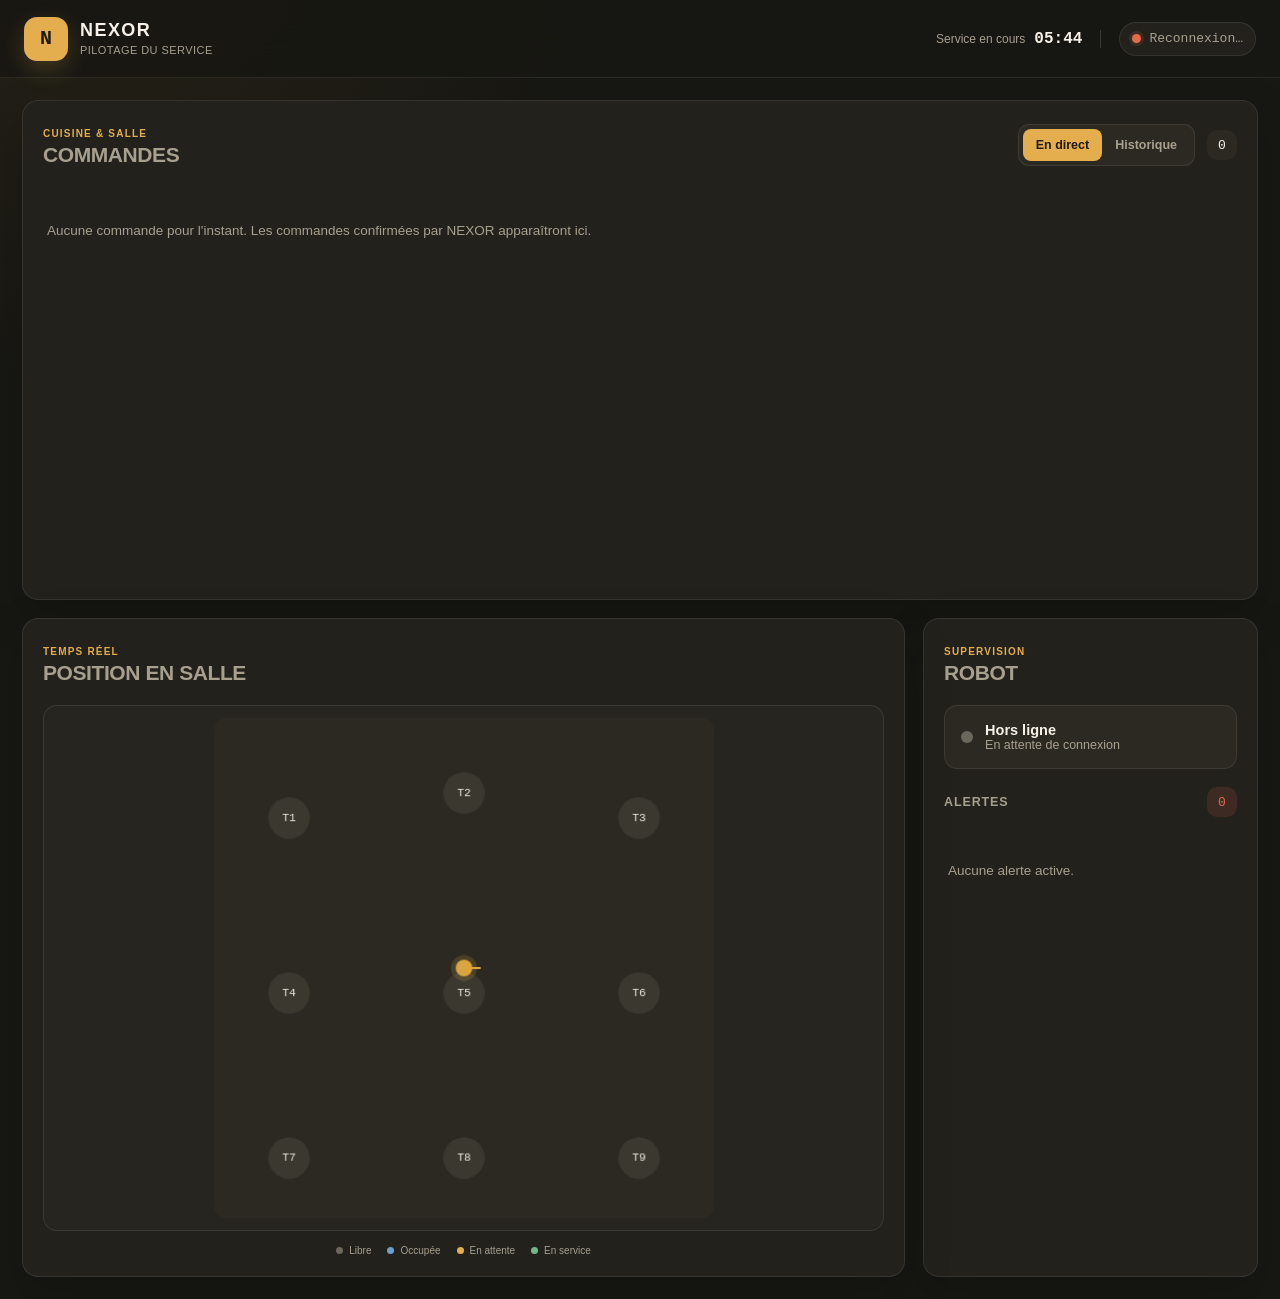
<file: application/ui/index.html>
<!DOCTYPE html>
<html lang="fr">

<head>
  <meta charset="UTF-8">
  <meta name="viewport" content="width=device-width, initial-scale=1.0, maximum-scale=1">
  <title>NEXOR · Poste staff</title>
  <link rel="stylesheet" href="style.css">
</head>

<body>

  <header class="topbar">
    <div class="brand">
      <span class="brand-mark">N</span>
      <div class="brand-text">
        <span class="brand-name">NEXOR</span>
        <span class="brand-sub">Pilotage du service</span>
      </div>
    </div>
    <div class="topbar-service">
      <div class="service-clock">
        <span class="service-clock-label">Service en cours</span>
        <strong id="serviceClock">--:--</strong>
      </div>
      <div class="conn-status" id="connStatus">
        <span class="conn-dot" id="connDot"></span>
        <span id="connLabel">Connexion…</span>
      </div>
    </div>
  </header>

  <main class="grid">

    <!-- ── Commandes ─────────────────────────────────────────────── -->
    <section class="panel panel-orders">
      <div class="panel-head">
        <div>
          <span class="panel-kicker">Cuisine & salle</span>
          <h2>Commandes</h2>
        </div>
        <div class="panel-head-right">
          <div class="tabs">
            <button class="tab active" id="tabLive">En direct</button>
            <button class="tab" id="tabHistory">Historique</button>
          </div>
          <span class="count-badge" id="orderCount">0</span>
        </div>
      </div>
      <div class="orders-list" id="ordersList">
        <p class="empty-state">Aucune commande pour l'instant. Les commandes confirmées par NEXOR apparaîtront ici.</p>
      </div>
    </section>

    <!-- ── Timeline d'une commande (modale légère) ───────────────── -->
    <div class="timeline-overlay" id="timelineOverlay">
      <div class="timeline-card">
        <div class="timeline-head">
          <h3 id="timelineTitle">Commande</h3>
          <button class="btn-close" id="timelineCloseBtn">✕</button>
        </div>
        <div class="timeline-order-summary" id="timelineOrderSummary"></div>
        <div class="timeline-steps" id="timelineSteps"></div>
        <div class="timeline-actions" id="timelineActions"></div>
      </div>
    </div>

    <!-- ── Statut robot + alertes ────────────────────────────────── -->
    <section class="panel panel-status">
      <div class="panel-head">
        <div>
          <span class="panel-kicker">Supervision</span>
          <h2>Robot</h2>
        </div>
      </div>

      <div class="robot-status-card" id="robotStatusCard">
        <span class="status-dot" id="statusDot"></span>
        <div class="status-text">
          <span class="status-label" id="statusLabel">Hors ligne</span>
          <span class="status-detail" id="statusDetail">En attente de connexion</span>
        </div>
      </div>

      <div class="alerts-head">
        <h3>Alertes</h3>
        <span class="count-badge count-badge--alert" id="alertCount">0</span>
      </div>
      <div class="alerts-list" id="alertsList">
        <p class="empty-state">Aucune alerte active.</p>
      </div>
    </section>

    <!-- ── Position robot ────────────────────────────────────────── -->
    <section class="panel panel-map">
      <div class="panel-head">
        <div>
          <span class="panel-kicker">Temps réel</span>
          <h2>Position en salle</h2>
        </div>
      </div>
      <div class="map-wrap">
        <canvas id="floorCanvas" width="480" height="480"></canvas>
      </div>
      <div class="map-legend" aria-label="Légende du plan">
        <span><i class="legend-dot libre"></i>Libre</span>
        <span><i class="legend-dot occupee"></i>Occupée</span>
        <span><i class="legend-dot attente"></i>En attente</span>
        <span><i class="legend-dot service"></i>En service</span>
      </div>
    </section>

    <!-- ── Paiement (modale) ─────────────────────────────────────── -->
    <div class="timeline-overlay" id="payOverlay">
      <div class="timeline-card">
        <div class="timeline-head">
          <h3 id="payTitle">Encaisser</h3>
          <button class="btn-close" id="payCloseBtn">✕</button>
        </div>

        <p class="pay-total">Total dû : <strong id="payTotal">0.000 TND</strong></p>

        <div class="pay-methods">
          <button class="pay-method-btn active" id="payMethodEspeces">Espèces</button>
          <button class="pay-method-btn" id="payMethodCarte">Carte</button>
        </div>

        <div id="payCashFields">
          <label class="pay-label" for="payAmount">Montant reçu</label>
          <input type="number" step="0.001" id="payAmount" class="pay-input" placeholder="0.000">
          <p class="pay-change" id="payChange"></p>
        </div>

        <p class="pay-error" id="payError"></p>

        <button class="btn-advance pay-confirm" id="payConfirmBtn">Confirmer
          l'encaissement</button>
      </div>
    </div>

  </main>

  <script src="app.js"></script>
</body>

</html>
</file>
<file: application/ui/style.css>
:root {
  --bg: #1C1B18;
  --surface: #26241F;
  --surface-2: #302D26;
  --line: #3B3830;
  --text: #F2EFE7;
  --muted: #96907F;

  --ok: #4C9A6A;
  --ok-dim: #2C4636;
  --warn: #D9A441;
  --warn-dim: #4A3B21;
  --alert: #C1502E;
  --alert-dim: #4A2A20;
  --off: #6B675C;

  --font-body: -apple-system, "Segoe UI", Roboto, "Helvetica Neue", Arial, sans-serif;
  --font-data: ui-monospace, "SF Mono", "Cascadia Mono", Consolas, monospace;

  --radius: 10px;
}

* {
  box-sizing: border-box;
}

body {
  margin: 0;
  background: var(--bg);
  color: var(--text);
  font-family: var(--font-body);
  min-height: 100vh;
}

/* ── Topbar ─────────────────────────────────────────────────────── */

.topbar {
  display: flex;
  align-items: center;
  justify-content: space-between;
  padding: 16px 24px;
  border-bottom: 1px solid var(--line);
  background: var(--surface);
}

.brand {
  display: flex;
  align-items: center;
  gap: 12px;
}

.brand-mark {
  width: 36px;
  height: 36px;
  display: flex;
  align-items: center;
  justify-content: center;
  background: var(--warn);
  color: var(--bg);
  font-family: var(--font-data);
  font-weight: 700;
  font-size: 18px;
  border-radius: 8px;
}

.brand-text {
  display: flex;
  flex-direction: column;
  line-height: 1.15;
}

.brand-name {
  font-weight: 700;
  font-size: 16px;
  letter-spacing: 0.03em;
}

.brand-sub {
  font-size: 12px;
  color: var(--muted);
}

.conn-status {
  display: flex;
  align-items: center;
  gap: 8px;
  font-family: var(--font-data);
  font-size: 13px;
  color: var(--muted);
}

.conn-dot {
  width: 9px;
  height: 9px;
  border-radius: 50%;
  background: var(--off);
}

.conn-dot.live {
  background: var(--ok);
  box-shadow: 0 0 0 3px var(--ok-dim);
}

.conn-dot.down {
  background: var(--alert);
  box-shadow: 0 0 0 3px var(--alert-dim);
}

/* ── Layout ─────────────────────────────────────────────────────── */

.grid {
  display: grid;
  grid-template-columns: 1.4fr 1fr;
  grid-template-rows: auto auto;
  gap: 16px;
  padding: 20px;
}

.panel-orders {
  grid-row: 1 / 3;
}

.panel-status {
  grid-row: 1;
}

.panel-map {
  grid-row: 2;
}

@media (max-width: 900px) {
  .grid {
    grid-template-columns: 1fr;
  }

  .panel-orders {
    grid-row: auto;
  }
}

.panel {
  background: var(--surface);
  border: 1px solid var(--line);
  border-radius: var(--radius);
  padding: 16px;
  display: flex;
  flex-direction: column;
  min-height: 0;
}

.panel-head {
  display: flex;
  align-items: center;
  justify-content: space-between;
  margin-bottom: 12px;
}

.panel-head-right {
  display: flex;
  align-items: center;
  gap: 12px;
}

.tabs {
  display: flex;
  background: var(--surface-2);
  border-radius: 7px;
  padding: 2px;
}

.tab {
  font-family: var(--font-body);
  font-size: 12.5px;
  font-weight: 600;
  color: var(--muted);
  background: transparent;
  border: none;
  border-radius: 5px;
  padding: 5px 11px;
  cursor: pointer;
}

.tab.active {
  background: var(--warn);
  color: var(--bg);
}

.panel-head h2 {
  font-size: 14px;
  text-transform: uppercase;
  letter-spacing: 0.08em;
  color: var(--muted);
  margin: 0;
}

.count-badge {
  font-family: var(--font-data);
  font-size: 13px;
  background: var(--surface-2);
  color: var(--text);
  padding: 2px 9px;
  border-radius: 999px;
  min-width: 22px;
  text-align: center;
}

.count-badge--alert {
  background: var(--alert-dim);
  color: var(--alert);
}

.empty-state {
  color: var(--muted);
  font-size: 13.5px;
  padding: 20px 4px;
  line-height: 1.5;
}

/* ── Commandes ──────────────────────────────────────────────────── */

.orders-list {
  display: flex;
  flex-direction: column;
  gap: 10px;
  overflow-y: auto;
}

.order-card {
  background: var(--surface-2);
  border: 1px solid var(--line);
  border-left: 3px solid var(--warn);
  border-radius: 8px;
  padding: 12px 14px;
  animation: slideIn 0.25s ease-out;
  cursor: pointer;
}

.order-card[data-status="payee"] {
  border-left-color: var(--ok);
  opacity: 0.55;
}

.order-card[data-status="annulee"] {
  border-left-color: var(--off);
  opacity: 0.45;
}

.order-card[data-status="prete"] {
  border-left-color: var(--ok);
}

.order-card[data-status="servie"] {
  border-left-color: var(--ok);
}

.status-pill {
  font-family: var(--font-data);
  font-size: 10.5px;
  text-transform: uppercase;
  letter-spacing: 0.04em;
  padding: 2px 7px;
  border-radius: 999px;
  background: var(--warn-dim);
  color: var(--warn);
}

.status-pill[data-status="prete"],
.status-pill[data-status="servie"],
.status-pill[data-status="payee"] {
  background: var(--ok-dim);
  color: var(--ok);
}

.status-pill[data-status="annulee"] {
  background: var(--surface);
  color: var(--off);
}

@keyframes slideIn {
  from {
    opacity: 0;
    transform: translateY(-6px);
  }

  to {
    opacity: 1;
    transform: translateY(0);
  }
}

.order-top {
  display: flex;
  justify-content: space-between;
  align-items: baseline;
  margin-bottom: 6px;
}

.order-table {
  font-weight: 700;
  font-size: 15px;
}

.order-time {
  font-family: var(--font-data);
  font-size: 12px;
  color: var(--muted);
}

.order-items {
  font-size: 13.5px;
  color: var(--text);
  line-height: 1.5;
  margin: 0 0 8px 0;
}

.order-bottom {
  display: flex;
  justify-content: space-between;
  align-items: center;
}

.order-total {
  font-family: var(--font-data);
  font-size: 13.5px;
  color: var(--muted);
}

.btn-advance {
  font-family: var(--font-body);
  font-size: 12.5px;
  font-weight: 600;
  color: var(--bg);
  background: var(--ok);
  border: none;
  border-radius: 6px;
  padding: 6px 11px;
  cursor: pointer;
}

.btn-advance:hover {
  filter: brightness(1.08);
}

.btn-advance:disabled {
  background: var(--off);
  cursor: default;
}

.btn-cancel {
  font-family: var(--font-body);
  font-size: 12px;
  color: var(--muted);
  background: transparent;
  border: 1px solid var(--line);
  border-radius: 6px;
  padding: 5px 9px;
  cursor: pointer;
  margin-right: 6px;
}

.btn-cancel:hover {
  border-color: var(--alert);
  color: var(--alert);
}

/* ── Timeline overlay ───────────────────────────────────────────── */

.timeline-overlay {
  display: none;
  position: fixed;
  inset: 0;
  background: rgba(0, 0, 0, 0.55);
  align-items: center;
  justify-content: center;
  z-index: 50;
}

.timeline-overlay.open {
  display: flex;
}

.timeline-card {
  background: var(--surface);
  border: 1px solid var(--line);
  border-radius: var(--radius);
  padding: 20px;
  width: 320px;
  max-width: 90vw;
}

.timeline-head {
  display: flex;
  justify-content: space-between;
  align-items: center;
  margin-bottom: 14px;
}

.timeline-head h3 {
  margin: 0;
  font-size: 15px;
}

.btn-close {
  background: transparent;
  border: none;
  color: var(--muted);
  font-size: 14px;
  cursor: pointer;
}

.timeline-steps {
  display: flex;
  flex-direction: column;
  gap: 0;
}

.timeline-step {
  display: flex;
  align-items: flex-start;
  gap: 10px;
  padding-bottom: 16px;
  position: relative;
}

.timeline-step:not(:last-child)::before {
  content: "";
  position: absolute;
  left: 4px;
  top: 14px;
  bottom: -2px;
  width: 1px;
  background: var(--line);
}

.timeline-dot {
  width: 9px;
  height: 9px;
  border-radius: 50%;
  background: var(--ok);
  margin-top: 4px;
  flex-shrink: 0;
}

.timeline-label {
  font-size: 13.5px;
  font-weight: 600;
}

.timeline-time {
  font-family: var(--font-data);
  font-size: 11.5px;
  color: var(--muted);
}

/* ── Modale paiement ────────────────────────────────────────────── */

.pay-total {
  font-size: 14px;
  color: var(--muted);
  margin: 0 0 16px 0;
}

.pay-total strong {
  color: var(--text);
  font-family: var(--font-data);
  font-size: 17px;
}

.pay-methods {
  display: flex;
  gap: 8px;
  margin-bottom: 16px;
}

.pay-method-btn {
  flex: 1;
  font-family: var(--font-body);
  font-weight: 600;
  font-size: 13.5px;
  padding: 10px;
  border-radius: 7px;
  border: 1px solid var(--line);
  background: var(--surface-2);
  color: var(--muted);
  cursor: pointer;
}

.pay-method-btn.active {
  border-color: var(--ok);
  background: var(--ok-dim);
  color: var(--ok);
}

.pay-label {
  display: block;
  font-size: 12px;
  color: var(--muted);
  margin-bottom: 6px;
}

.pay-input {
  width: 100%;
  font-family: var(--font-data);
  font-size: 18px;
  background: var(--surface-2);
  border: 1px solid var(--line);
  border-radius: 7px;
  color: var(--text);
  padding: 10px 12px;
  box-sizing: border-box;
}

.pay-input:focus {
  outline: none;
  border-color: var(--warn);
}

.pay-change {
  font-family: var(--font-data);
  font-size: 13.5px;
  color: var(--ok);
  margin: 10px 0 0 0;
  min-height: 18px;
}

.pay-change.insufficient {
  color: var(--alert);
}

.pay-error {
  color: var(--alert);
  font-size: 12.5px;
  min-height: 16px;
  margin: 8px 0 0 0;
}

.pay-confirm {
  width: 100%;
  margin-top: 6px;
  padding: 11px;
  font-size: 14px;
}

/* ── Statut robot ───────────────────────────────────────────────── */

.robot-status-card {
  display: flex;
  align-items: center;
  gap: 12px;
  background: var(--surface-2);
  border-radius: 8px;
  padding: 12px 14px;
  margin-bottom: 18px;
}

.status-dot {
  width: 12px;
  height: 12px;
  border-radius: 50%;
  background: var(--off);
  flex-shrink: 0;
}

.status-dot.ok {
  background: var(--ok);
  box-shadow: 0 0 0 4px var(--ok-dim);
}

.status-dot.warn {
  background: var(--warn);
  box-shadow: 0 0 0 4px var(--warn-dim);
}

.status-dot.alert {
  background: var(--alert);
  box-shadow: 0 0 0 4px var(--alert-dim);
  animation: pulse 1.2s infinite;
}

@keyframes pulse {

  0%,
  100% {
    box-shadow: 0 0 0 4px var(--alert-dim);
  }

  50% {
    box-shadow: 0 0 0 8px var(--alert-dim);
  }
}

.status-text {
  display: flex;
  flex-direction: column;
}

.status-label {
  font-weight: 700;
  font-size: 14.5px;
}

.status-detail {
  font-size: 12.5px;
  color: var(--muted);
}

.alerts-head {
  display: flex;
  align-items: center;
  justify-content: space-between;
  margin-bottom: 10px;
}

.alerts-head h3 {
  font-size: 12.5px;
  text-transform: uppercase;
  letter-spacing: 0.07em;
  color: var(--muted);
  margin: 0;
}

.alerts-list {
  display: flex;
  flex-direction: column;
  gap: 8px;
}

.alert-card {
  background: var(--alert-dim);
  border-left: 3px solid var(--alert);
  border-radius: 6px;
  padding: 10px 12px;
  display: flex;
  justify-content: space-between;
  align-items: center;
  gap: 10px;
}

/* Intention de paiement = action attendue, pas une urgence robot -> ton warn/or plutôt que rouge */
.alert-card.alert-payment {
  background: var(--warn-dim);
  border-left-color: var(--warn);
}

.alert-card.alert-payment .btn-ack {
  border-color: var(--warn);
}

.alert-msg {
  font-size: 13px;
  line-height: 1.4;
}

.alert-meta {
  font-family: var(--font-data);
  font-size: 11px;
  color: var(--muted);
  margin-top: 2px;
}

.btn-ack {
  font-size: 12px;
  font-weight: 600;
  color: var(--text);
  background: transparent;
  border: 1px solid var(--alert);
  border-radius: 6px;
  padding: 5px 9px;
  cursor: pointer;
  white-space: nowrap;
}

.btn-ack:hover {
  background: var(--alert);
  color: var(--bg);
}

/* ── Carte position ─────────────────────────────────────────────── */

.map-wrap {
  flex: 1;
  display: flex;
  align-items: center;
  justify-content: center;
}

#floorCanvas {
  width: 100%;
  max-width: 420px;
  aspect-ratio: 1;
  background: var(--surface-2);
  border-radius: 8px;
}

/* ── Refonte visuelle 2026 ─────────────────────────────────────────────── */

:root {
  --bg: #171713;
  --surface: #22211c;
  --surface-2: #2b2922;
  --surface-3: #343127;
  --line: rgba(242, 239, 231, 0.09);
  --line-strong: rgba(242, 239, 231, 0.16);
  --text: #f7f1e7;
  --muted: #a8a08f;
  --warn: #e4ad4d;
  --warn-dim: rgba(228, 173, 77, 0.14);
  --ok: #70b78a;
  --ok-dim: rgba(112, 183, 138, 0.14);
  --alert: #e06c4c;
  --alert-dim: rgba(224, 108, 76, 0.14);
  --info: #6d9fd1;
  --radius: 16px;
  --shadow: 0 18px 48px rgba(0, 0, 0, 0.18);
}

body {
  background:
    radial-gradient(circle at 8% -8%, rgba(228, 173, 77, 0.08), transparent 32rem),
    var(--bg);
}

button,
input {
  font: inherit;
}

button {
  transition: transform 160ms ease, background-color 160ms ease, border-color 160ms ease;
}

button:active {
  transform: translateY(1px);
}

.topbar {
  position: sticky;
  top: 0;
  z-index: 20;
  min-height: 78px;
  padding: 15px 24px;
  background: rgba(23, 23, 19, 0.88);
  border-bottom-color: var(--line);
  backdrop-filter: blur(18px);
}

.brand-mark {
  width: 44px;
  height: 44px;
  border-radius: 13px;
  color: #201b11;
  font-size: 20px;
  box-shadow: 0 8px 22px rgba(228, 173, 77, 0.22);
}

.brand-name {
  font-size: 18px;
  letter-spacing: 0.08em;
}

.brand-sub {
  margin-top: 3px;
  font-size: 11px;
  letter-spacing: 0.04em;
  text-transform: uppercase;
}

.topbar-service,
.service-clock {
  display: flex;
  align-items: center;
}

.topbar-service {
  gap: 18px;
}

.service-clock {
  gap: 9px;
  padding-right: 18px;
  border-right: 1px solid var(--line-strong);
}

.service-clock-label {
  color: var(--muted);
  font-size: 12px;
}

.service-clock strong {
  font-family: var(--font-data);
  font-size: 16px;
  color: var(--text);
}

.conn-status {
  min-height: 34px;
  padding: 0 12px;
  border: 1px solid var(--line);
  border-radius: 999px;
  background: var(--surface);
}

.grid {
  grid-template-columns: minmax(0, 1.45fr) minmax(320px, 0.55fr);
  grid-template-rows: auto auto;
  gap: 18px;
  max-width: 1800px;
  margin: 0 auto;
  padding: 22px;
}

.panel {
  padding: 20px;
  border-color: var(--line);
  box-shadow: var(--shadow);
}

.panel-orders {
  grid-column: 1 / -1;
  grid-row: 1;
  min-height: 500px;
}

.panel-map {
  grid-column: 1;
  grid-row: 2;
}

.panel-status {
  grid-column: 2;
  grid-row: 2;
}

.panel-head {
  min-height: 48px;
  margin-bottom: 18px;
}

.panel-head h2 {
  margin: 2px 0 0;
  font-size: 21px;
  letter-spacing: -0.02em;
}

.panel-kicker {
  color: var(--warn);
  font-size: 10px;
  font-weight: 800;
  letter-spacing: 0.12em;
  text-transform: uppercase;
}

.tabs {
  padding: 4px;
  border: 1px solid var(--line);
  border-radius: 11px;
}

.tab {
  min-height: 32px;
  padding: 6px 13px;
  border-radius: 8px;
}

.tab.active {
  color: #201b11;
  background: var(--warn);
}

.count-badge {
  min-width: 30px;
  height: 30px;
  display: inline-grid;
  place-items: center;
  border-radius: 10px;
  font-family: var(--font-data);
}

.orders-list {
  overflow: visible;
}

.kanban-board {
  display: grid;
  grid-template-columns: repeat(4, minmax(220px, 1fr));
  gap: 12px;
  overflow-x: auto;
  padding-bottom: 4px;
}

.kanban-column {
  min-width: 220px;
  padding: 10px;
  background: rgba(255, 255, 255, 0.025);
  border: 1px solid var(--line);
  border-radius: 14px;
}

.kanban-column[data-column-status="confirmee"] {
  --lane-color: var(--warn);
}

.kanban-column[data-column-status="en_preparation"] {
  --lane-color: var(--info);
}

.kanban-column[data-column-status="prete"] {
  --lane-color: var(--ok);
}

.kanban-column[data-column-status="servie"] {
  --lane-color: #b08cce;
}

.kanban-head {
  display: flex;
  align-items: center;
  justify-content: space-between;
  padding: 5px 5px 13px;
  border-bottom: 1px solid var(--line);
}

.kanban-head h3 {
  margin: 0 0 3px;
  font-size: 14px;
}

.kanban-head h3::before {
  content: "";
  display: inline-block;
  width: 7px;
  height: 7px;
  margin-right: 8px;
  border-radius: 50%;
  background: var(--lane-color);
  box-shadow: 0 0 0 4px color-mix(in srgb, var(--lane-color) 16%, transparent);
}

.kanban-head span {
  color: var(--muted);
  font-size: 10.5px;
}

.kanban-head strong {
  min-width: 27px;
  height: 27px;
  display: grid;
  place-items: center;
  border-radius: 9px;
  background: color-mix(in srgb, var(--lane-color) 15%, transparent);
  color: var(--lane-color);
  font-family: var(--font-data);
  font-size: 12px;
}

.kanban-cards {
  display: flex;
  flex-direction: column;
  gap: 9px;
  max-height: 520px;
  padding: 10px 4px 2px 0;
  overflow-y: auto;
  scrollbar-gutter: stable;
  overscroll-behavior: contain;
}

.kanban-cards > .order-card {
  flex: 0 0 auto;
  min-height: 190px;
}

.kanban-empty {
  min-height: 110px;
  display: grid;
  place-content: center;
  gap: 5px;
  color: var(--muted);
  text-align: center;
  font-size: 11px;
  border: 1px dashed var(--line-strong);
  border-radius: 11px;
}

.kanban-empty span {
  color: var(--ok);
  font-size: 17px;
}

.history-list {
  display: grid;
  grid-template-columns: repeat(auto-fill, minmax(270px, 1fr));
  gap: 11px;
}

.order-card {
  position: relative;
  margin: 0;
  padding: 14px;
  overflow: hidden;
  border: 1px solid var(--line);
  border-radius: 12px;
  background: var(--surface-2);
  box-shadow: 0 8px 20px rgba(0, 0, 0, 0.12);
}

.order-card::before {
  content: "";
  position: absolute;
  inset: 0 auto 0 0;
  width: 3px;
  background: var(--warn);
}

.order-card[data-status="en_preparation"]::before {
  background: var(--info);
}

.order-card[data-status="prete"]::before {
  background: var(--ok);
}

.order-card[data-status="servie"]::before {
  background: #b08cce;
}

.order-card:hover {
  transform: translateY(-2px);
  border-color: var(--line-strong);
  background: var(--surface-3);
}

.timeline-card {
  width: min(460px, 92vw);
  max-height: 86vh;
  overflow-y: auto;
}

.timeline-head h3 {
  font-size: 20px;
  letter-spacing: -0.02em;
}

.timeline-order-summary {
  margin-bottom: 18px;
  padding: 13px 14px;
  border: 1px solid var(--line);
  border-radius: 12px;
  background: var(--surface-2);
}

.timeline-order-id {
  display: block;
  overflow-wrap: anywhere;
  color: var(--muted);
  font-family: var(--font-data);
  font-size: 10px;
}

.timeline-order-summary ul {
  margin: 10px 0;
  padding-left: 18px;
  color: var(--text);
  font-size: 12px;
  line-height: 1.55;
}

.timeline-order-summary strong {
  display: block;
  color: var(--warn);
  font-family: var(--font-data);
  font-size: 16px;
}

.timeline-actions {
  display: flex;
  justify-content: flex-end;
  gap: 8px;
  padding-top: 14px;
  border-top: 1px solid var(--line);
}

.timeline-actions:empty {
  display: none;
}

.order-table-wrap {
  display: flex;
  flex-direction: column;
}

.order-table-label {
  color: var(--muted);
  font-size: 9px;
  font-weight: 800;
  letter-spacing: 0.1em;
  text-transform: uppercase;
}

.order-table {
  margin-top: 1px;
  font-size: 23px;
  letter-spacing: -0.04em;
}

.order-time {
  display: inline-flex;
  align-items: center;
  gap: 6px;
  padding: 5px 7px;
  border: 1px solid var(--line);
  border-radius: 999px;
  background: rgba(0, 0, 0, 0.12);
  font-size: 10px;
}

.order-time i {
  width: 5px;
  height: 5px;
  border-radius: 50%;
  background: var(--warn);
}

.order-items {
  min-height: 54px;
  margin: 12px 0;
  padding: 10px 0;
  list-style: none;
  border-top: 1px solid var(--line);
  border-bottom: 1px solid var(--line);
}

.order-items li {
  position: relative;
  padding: 3px 0 3px 13px;
  color: var(--text);
  font-size: 12px;
  line-height: 1.4;
}

.order-items li::before {
  content: "";
  position: absolute;
  left: 0;
  top: 9px;
  width: 4px;
  height: 4px;
  border-radius: 50%;
  background: var(--muted);
}

.order-bottom,
.order-summary {
  align-items: flex-end;
}

.order-summary {
  display: flex;
  flex-direction: column;
  gap: 5px;
}

.order-total {
  font-size: 14px;
}

.status-pill {
  border-radius: 999px;
  font-size: 9px;
  letter-spacing: 0.03em;
  text-transform: uppercase;
}

.order-actions {
  flex-wrap: wrap;
  justify-content: flex-end;
}

.btn-advance,
.btn-cancel,
.btn-ack {
  min-height: 34px;
  border-radius: 9px;
}

.btn-advance {
  color: #201b11;
  background: var(--warn);
}

.robot-status-card {
  padding: 16px;
  border: 1px solid var(--line);
  border-radius: 13px;
  background: var(--surface-2);
}

.alert-card {
  border-radius: 12px;
  border-left-width: 3px;
}

.map-wrap {
  min-height: 300px;
  padding: 12px;
  border: 1px solid var(--line);
  border-radius: 14px;
  background: rgba(255, 255, 255, 0.02);
}

#floorCanvas {
  max-width: 500px;
  border-radius: 12px;
}

.map-legend {
  display: flex;
  flex-wrap: wrap;
  justify-content: center;
  gap: 8px 16px;
  margin-top: 14px;
  color: var(--muted);
  font-size: 10px;
}

.map-legend span {
  display: inline-flex;
  align-items: center;
  gap: 6px;
}

.legend-dot {
  width: 7px;
  height: 7px;
  border-radius: 50%;
  background: var(--off);
}

.legend-dot.occupee { background: var(--info); }
.legend-dot.attente { background: var(--warn); }
.legend-dot.service { background: var(--ok); }

@media (max-width: 1100px) {
  .grid {
    grid-template-columns: 1fr;
  }

  .panel-orders,
  .panel-map,
  .panel-status {
    grid-column: 1;
    grid-row: auto;
  }

  .kanban-board {
    grid-template-columns: repeat(4, minmax(250px, 1fr));
  }
}

@media (max-width: 640px) {
  .topbar {
    padding: 12px 15px;
  }

  .service-clock {
    display: none;
  }

  .topbar-service {
    gap: 8px;
  }

  .conn-status {
    padding: 0 9px;
  }

  .grid {
    padding: 12px;
  }

  .panel {
    padding: 14px;
  }

  .panel-head {
    align-items: flex-end;
  }
}
</file>
